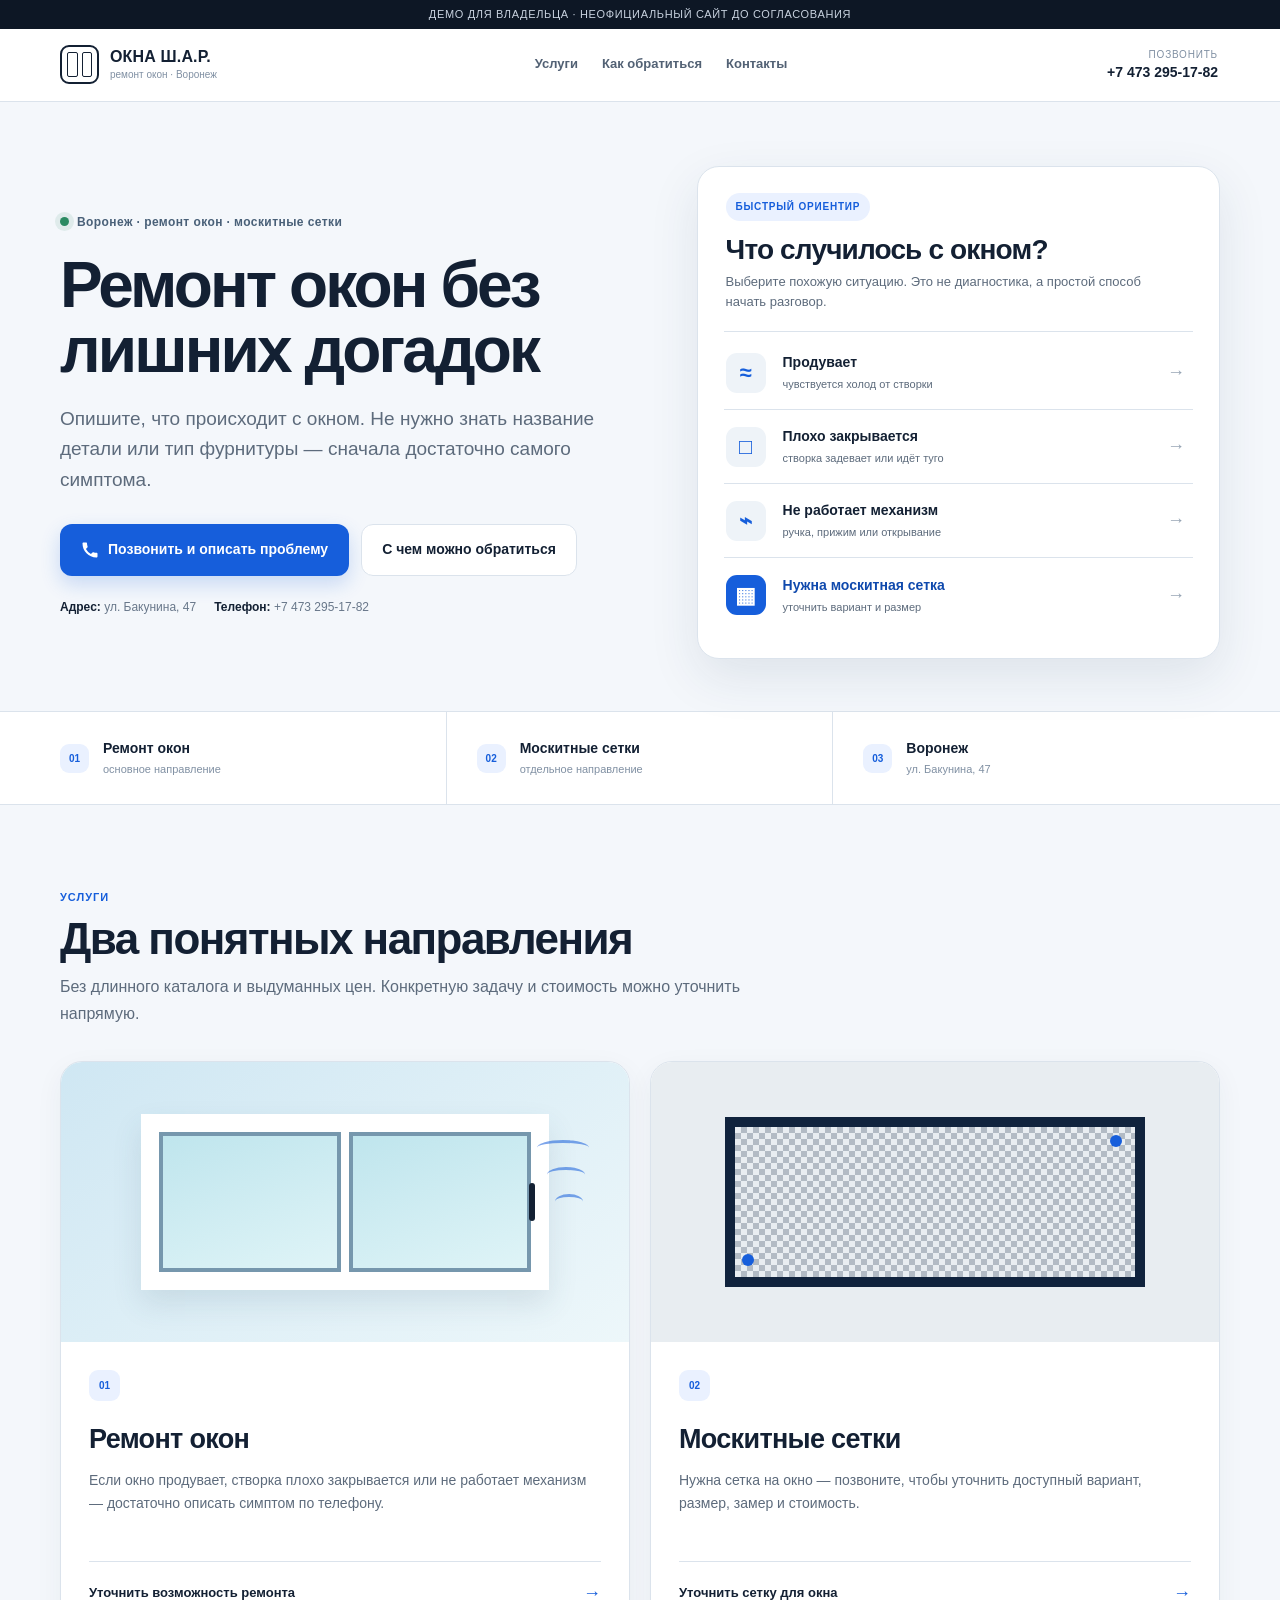
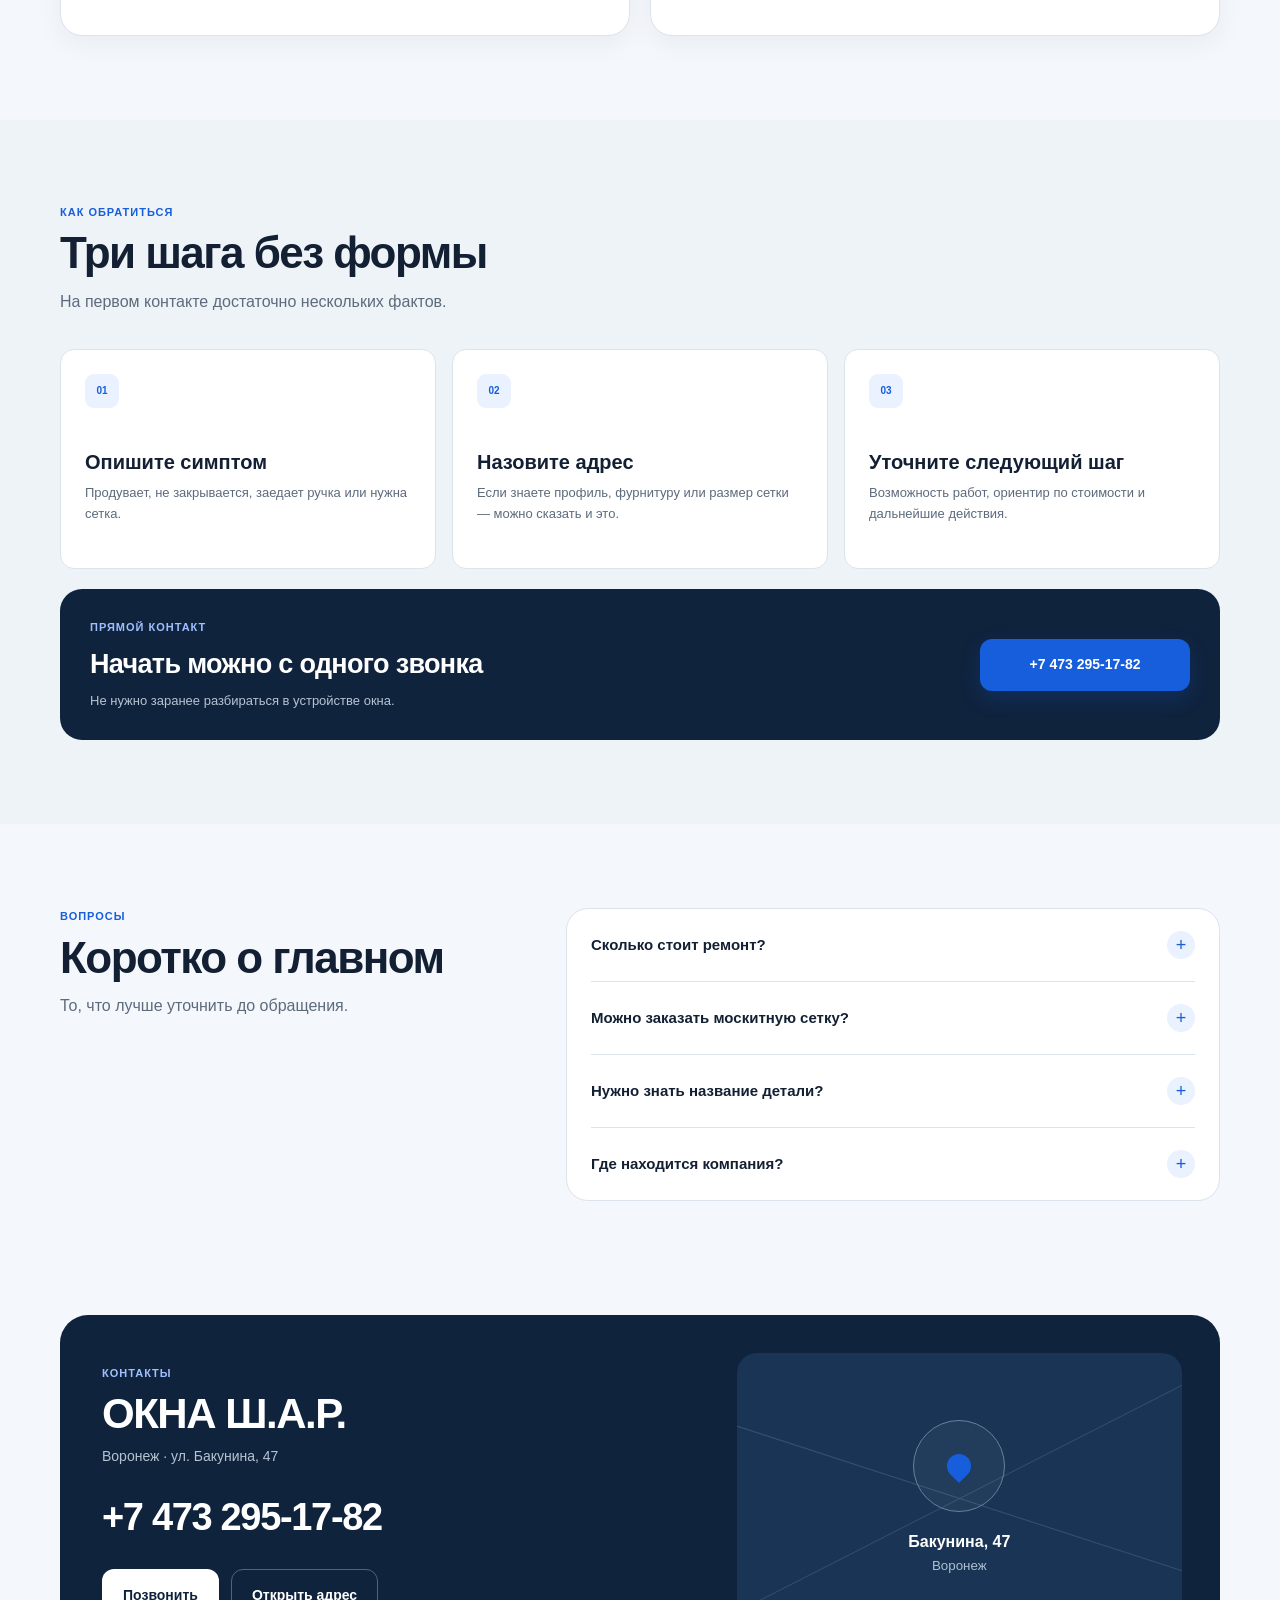
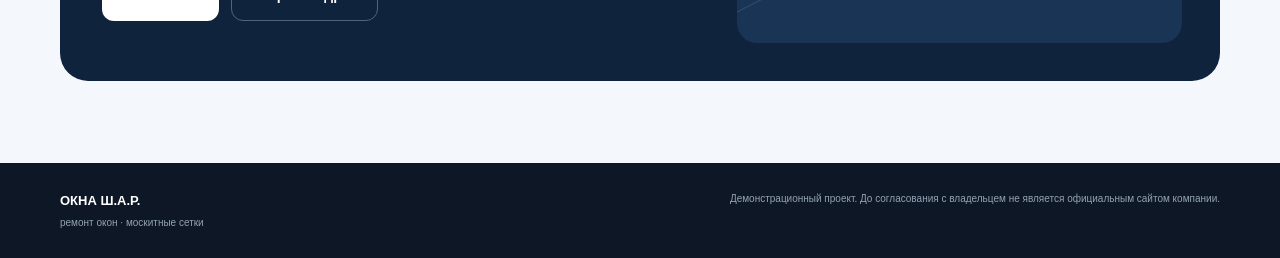
<file: index.html>
<!doctype html>
<html lang="ru">
<head>
  <meta charset="utf-8">
  <meta name="viewport" content="width=device-width,initial-scale=1,viewport-fit=cover">
  <meta name="theme-color" content="#ffffff">
  <meta name="description" content="ОКНА Ш.А.Р. — ремонт окон и москитные сетки в Воронеже. Телефон +7 473 295-17-82, ул. Бакунина, 47.">
  <title>ОКНА Ш.А.Р. — ремонт окон и москитные сетки в Воронеже</title>
  <link rel="stylesheet" href="style.css">
</head>
<body>
  <div class="demo-note">Демо для владельца · неофициальный сайт до согласования</div>

  <header class="site-header">
    <div class="container header-inner">
      <a class="brand" href="#top" aria-label="ОКНА Ш.А.Р. — на главную">
        <span class="brand-icon" aria-hidden="true">
          <span></span><span></span>
        </span>
        <span class="brand-text">
          <strong>ОКНА Ш.А.Р.</strong>
          <small>ремонт окон · Воронеж</small>
        </span>
      </a>

      <nav class="desktop-nav" aria-label="Навигация">
        <a href="#services">Услуги</a>
        <a href="#how">Как обратиться</a>
        <a href="#contacts">Контакты</a>
      </nav>

      <a class="header-call" href="tel:+74732951782" aria-label="Позвонить +7 473 295-17-82">
        <span>Позвонить</span>
        <strong>+7 473 295-17-82</strong>
      </a>
    </div>
  </header>

  <main id="top">
    <section class="hero">
      <div class="container hero-grid">
        <div class="hero-copy">
          <p class="eyebrow"><span></span> Воронеж · ремонт окон · москитные сетки</p>
          <h1>Ремонт окон без лишних догадок</h1>
          <p class="hero-lead">Опишите, что происходит с окном. Не нужно знать название детали или тип фурнитуры — сначала достаточно самого симптома.</p>

          <div class="hero-actions">
            <a class="button button-primary" href="tel:+74732951782">
              <svg viewBox="0 0 24 24" aria-hidden="true"><path d="M6.6 10.8a15.5 15.5 0 0 0 6.6 6.6l2.2-2.2c.3-.3.8-.4 1.2-.2 1.3.5 2.7.8 4.1.8.7 0 1.3.6 1.3 1.3v3.5c0 .7-.6 1.3-1.3 1.3C10.4 22 2 13.6 2 3.3 2 2.6 2.6 2 3.3 2h3.5C7.5 2 8 2.6 8 3.3c0 1.4.3 2.8.8 4.1.1.4 0 .9-.3 1.2l-1.9 2.2Z"/></svg>
              Позвонить и описать проблему
            </a>
            <a class="button button-secondary" href="#services">С чем можно обратиться</a>
          </div>

          <div class="hero-meta">
            <span><b>Адрес:</b> ул. Бакунина, 47</span>
            <span><b>Телефон:</b> +7 473 295-17-82</span>
          </div>
        </div>

        <aside class="problem-card" aria-labelledby="problem-title">
          <div class="problem-head">
            <span class="problem-badge">Быстрый ориентир</span>
            <h2 id="problem-title">Что случилось с окном?</h2>
            <p>Выберите похожую ситуацию. Это не диагностика, а простой способ начать разговор.</p>
          </div>

          <div class="problem-list">
            <a href="tel:+74732951782" class="problem-item">
              <span class="problem-icon" aria-hidden="true">≈</span>
              <span><b>Продувает</b><small>чувствуется холод от створки</small></span>
              <span class="item-arrow" aria-hidden="true">→</span>
            </a>
            <a href="tel:+74732951782" class="problem-item">
              <span class="problem-icon" aria-hidden="true">□</span>
              <span><b>Плохо закрывается</b><small>створка задевает или идёт туго</small></span>
              <span class="item-arrow" aria-hidden="true">→</span>
            </a>
            <a href="tel:+74732951782" class="problem-item">
              <span class="problem-icon" aria-hidden="true">⌁</span>
              <span><b>Не работает механизм</b><small>ручка, прижим или открывание</small></span>
              <span class="item-arrow" aria-hidden="true">→</span>
            </a>
            <a href="tel:+74732951782" class="problem-item problem-item-accent">
              <span class="problem-icon" aria-hidden="true">▦</span>
              <span><b>Нужна москитная сетка</b><small>уточнить вариант и размер</small></span>
              <span class="item-arrow" aria-hidden="true">→</span>
            </a>
          </div>
        </aside>
      </div>
    </section>

    <section class="facts" aria-label="Основная информация">
      <div class="container facts-grid">
        <div class="fact"><span>01</span><div><b>Ремонт окон</b><small>основное направление</small></div></div>
        <div class="fact"><span>02</span><div><b>Москитные сетки</b><small>отдельное направление</small></div></div>
        <div class="fact"><span>03</span><div><b>Воронеж</b><small>ул. Бакунина, 47</small></div></div>
      </div>
    </section>

    <section class="section" id="services">
      <div class="container">
        <div class="section-heading">
          <p class="section-label">Услуги</p>
          <h2>Два понятных направления</h2>
          <p>Без длинного каталога и выдуманных цен. Конкретную задачу и стоимость можно уточнить напрямую.</p>
        </div>

        <div class="services-grid">
          <article class="service-card">
            <div class="service-illustration window-art" aria-hidden="true">
              <div class="window-shell">
                <span></span><span class="window-active"></span>
              </div>
              <div class="air-lines"><i></i><i></i><i></i></div>
            </div>
            <div class="service-body">
              <span class="service-number">01</span>
              <h3>Ремонт окон</h3>
              <p>Если окно продувает, створка плохо закрывается или не работает механизм — достаточно описать симптом по телефону.</p>
              <a href="tel:+74732951782" class="service-link">Уточнить возможность ремонта <span>→</span></a>
            </div>
          </article>

          <article class="service-card">
            <div class="service-illustration mesh-art" aria-hidden="true">
              <div class="mesh-frame"></div>
              <span class="mesh-dot dot-one"></span>
              <span class="mesh-dot dot-two"></span>
            </div>
            <div class="service-body">
              <span class="service-number">02</span>
              <h3>Москитные сетки</h3>
              <p>Нужна сетка на окно — позвоните, чтобы уточнить доступный вариант, размер, замер и стоимость.</p>
              <a href="tel:+74732951782" class="service-link">Уточнить сетку для окна <span>→</span></a>
            </div>
          </article>
        </div>
      </div>
    </section>

    <section class="section section-soft" id="how">
      <div class="container">
        <div class="section-heading compact">
          <p class="section-label">Как обратиться</p>
          <h2>Три шага без формы</h2>
          <p>На первом контакте достаточно нескольких фактов.</p>
        </div>

        <ol class="steps-grid">
          <li>
            <span class="step-number">01</span>
            <div><h3>Опишите симптом</h3><p>Продувает, не закрывается, заедает ручка или нужна сетка.</p></div>
          </li>
          <li>
            <span class="step-number">02</span>
            <div><h3>Назовите адрес</h3><p>Если знаете профиль, фурнитуру или размер сетки — можно сказать и это.</p></div>
          </li>
          <li>
            <span class="step-number">03</span>
            <div><h3>Уточните следующий шаг</h3><p>Возможность работ, ориентир по стоимости и дальнейшие действия.</p></div>
          </li>
        </ol>

        <div class="call-panel">
          <div>
            <p class="section-label">Прямой контакт</p>
            <h3>Начать можно с одного звонка</h3>
            <p>Не нужно заранее разбираться в устройстве окна.</p>
          </div>
          <a class="button button-primary" href="tel:+74732951782">+7 473 295-17-82</a>
        </div>
      </div>
    </section>

    <section class="section" id="faq">
      <div class="container faq-layout">
        <div class="section-heading compact faq-intro">
          <p class="section-label">Вопросы</p>
          <h2>Коротко о главном</h2>
          <p>То, что лучше уточнить до обращения.</p>
        </div>

        <div class="faq-list">
          <details>
            <summary>Сколько стоит ремонт?<span aria-hidden="true">+</span></summary>
            <p>Стоимость зависит от конкретной задачи. Публичный прайс компании на демо-сайте не указан — цену лучше уточнить по телефону.</p>
          </details>
          <details>
            <summary>Можно заказать москитную сетку?<span aria-hidden="true">+</span></summary>
            <p>Да, москитные сетки указаны как отдельное направление. Тип, размер и стоимость нужно уточнить напрямую.</p>
          </details>
          <details>
            <summary>Нужно знать название детали?<span aria-hidden="true">+</span></summary>
            <p>Нет. Для первого разговора достаточно описать, что именно происходит с окном.</p>
          </details>
          <details>
            <summary>Где находится компания?<span aria-hidden="true">+</span></summary>
            <p>Воронеж, ул. Бакунина, 47.</p>
          </details>
        </div>
      </div>
    </section>

    <section class="contact-section" id="contacts">
      <div class="container contact-card">
        <div class="contact-copy">
          <p class="section-label light">Контакты</p>
          <h2>ОКНА Ш.А.Р.</h2>
          <p class="contact-address">Воронеж · ул. Бакунина, 47</p>
          <a class="contact-phone" href="tel:+74732951782">+7 473 295-17-82</a>
          <div class="contact-actions">
            <a class="button button-light" href="tel:+74732951782">Позвонить</a>
            <a class="button button-outline-light" href="https://yandex.ru/maps/?text=%D0%92%D0%BE%D1%80%D0%BE%D0%BD%D0%B5%D0%B6%20%D0%91%D0%B0%D0%BA%D1%83%D0%BD%D0%B8%D0%BD%D0%B0%2047" target="_blank" rel="noopener">Открыть адрес</a>
          </div>
        </div>

        <div class="contact-visual" aria-hidden="true">
          <div class="location-ring"><span></span></div>
          <p>Бакунина, 47</p>
          <small>Воронеж</small>
        </div>
      </div>
    </section>
  </main>

  <footer class="site-footer">
    <div class="container footer-inner">
      <div><strong>ОКНА Ш.А.Р.</strong><span>ремонт окон · москитные сетки</span></div>
      <p>Демонстрационный проект. До согласования с владельцем не является официальным сайтом компании.</p>
    </div>
  </footer>
</body>
</html>
</file>
<file: style.css>
:root{
  --bg:#f4f7fb;
  --surface:#ffffff;
  --surface-soft:#eef3f8;
  --ink:#132033;
  --text:#5d6b7c;
  --muted:#8090a3;
  --line:#dbe3ec;
  --primary:#165edb;
  --primary-dark:#0f49ad;
  --primary-soft:#eaf1ff;
  --navy:#10233d;
  --success:#2b8a62;
  --shadow:0 18px 50px rgba(29,55,86,.10);
  --radius:22px;
  --radius-sm:14px;
  --max:1160px;
}

*{box-sizing:border-box}
html{scroll-behavior:smooth}
body{
  margin:0;
  background:var(--bg);
  color:var(--ink);
  font-family:-apple-system,BlinkMacSystemFont,"Segoe UI",Arial,sans-serif;
  line-height:1.5;
  -webkit-font-smoothing:antialiased;
}
a{color:inherit;text-decoration:none}
svg{display:block}
.container{width:min(var(--max),calc(100% - 40px));margin-inline:auto}

.demo-note{
  background:#0d1725;
  color:#c8d2df;
  text-align:center;
  padding:7px 16px;
  font-size:11px;
  line-height:1.35;
  letter-spacing:.06em;
  text-transform:uppercase;
}

.site-header{
  position:sticky;
  top:0;
  z-index:30;
  background:rgba(255,255,255,.97);
  border-bottom:1px solid var(--line);
}
.header-inner{
  min-height:72px;
  display:flex;
  align-items:center;
  justify-content:space-between;
  gap:24px;
}
.brand{display:flex;align-items:center;gap:11px;min-width:max-content}
.brand-icon{
  width:39px;
  height:39px;
  border:2px solid var(--ink);
  border-radius:9px;
  padding:5px;
  display:grid;
  grid-template-columns:1fr 1fr;
  gap:4px;
  background:#fff;
}
.brand-icon span{border:1.5px solid var(--ink);border-radius:2px}
.brand-text{display:flex;flex-direction:column;line-height:1.05}
.brand-text strong{font-size:16px;letter-spacing:.01em}
.brand-text small{font-size:10px;color:var(--muted);margin-top:5px}
.desktop-nav{display:flex;gap:24px;font-size:13px;font-weight:700;color:#526174}
.desktop-nav a{padding:12px 0;border-bottom:2px solid transparent;transition:border-color .2s ease,color .2s ease}
.desktop-nav a:hover{color:var(--ink);border-color:var(--primary)}
.header-call{
  min-height:44px;
  display:flex;
  align-items:flex-end;
  justify-content:center;
  flex-direction:column;
  padding:0 2px;
  line-height:1.05;
}
.header-call span{font-size:10px;color:var(--muted);text-transform:uppercase;letter-spacing:.08em}
.header-call strong{font-size:14px;margin-top:4px}

.hero{padding:64px 0 52px}
.hero-grid{
  display:grid;
  grid-template-columns:minmax(0,1.05fr) minmax(390px,.95fr);
  gap:58px;
  align-items:center;
}
.hero-copy{animation:rise .28s ease-out both}
.eyebrow{
  display:inline-flex;
  align-items:center;
  gap:8px;
  margin:0;
  color:#496078;
  font-size:12px;
  font-weight:800;
  letter-spacing:.035em;
}
.eyebrow span{
  width:9px;
  height:9px;
  border-radius:50%;
  background:var(--success);
  box-shadow:0 0 0 5px rgba(43,138,98,.10);
}
h1{
  max-width:690px;
  margin:20px 0 20px;
  font-size:64px;
  line-height:1.02;
  letter-spacing:-.045em;
  font-weight:850;
}
.hero-lead{
  max-width:680px;
  margin:0 0 28px;
  color:var(--text);
  font-size:19px;
  line-height:1.62;
}
.hero-actions{display:flex;gap:12px;flex-wrap:wrap}
.button{
  min-height:52px;
  display:inline-flex;
  align-items:center;
  justify-content:center;
  gap:9px;
  border:1px solid transparent;
  border-radius:12px;
  padding:0 20px;
  font-size:14px;
  font-weight:800;
  cursor:pointer;
  transition:transform .18s ease,background .18s ease,border-color .18s ease,box-shadow .18s ease;
}
.button svg{width:18px;height:18px;fill:currentColor}
.button:hover{transform:translateY(-1px)}
.button:active{transform:scale(.98)}
.button-primary{background:var(--primary);color:#fff;box-shadow:0 8px 20px rgba(22,94,219,.20)}
.button-primary:hover{background:var(--primary-dark)}
.button-secondary{background:#fff;border-color:var(--line);color:var(--ink)}
.button-secondary:hover{border-color:#aebccc}
.hero-meta{
  display:flex;
  gap:18px;
  flex-wrap:wrap;
  margin-top:22px;
  color:#68778a;
  font-size:12px;
}
.hero-meta b{color:var(--ink)}

.problem-card{
  background:var(--surface);
  border:1px solid var(--line);
  border-radius:var(--radius);
  padding:26px;
  box-shadow:var(--shadow);
  animation:rise .28s .05s ease-out both;
}
.problem-head{padding:0 2px 20px;border-bottom:1px solid var(--line)}
.problem-badge{
  display:inline-flex;
  align-items:center;
  min-height:28px;
  padding:0 10px;
  border-radius:999px;
  background:var(--primary-soft);
  color:var(--primary);
  font-size:10px;
  font-weight:900;
  text-transform:uppercase;
  letter-spacing:.08em;
}
.problem-head h2{font-size:28px;line-height:1.12;letter-spacing:-.03em;margin:13px 0 7px}
.problem-head p{font-size:13px;color:var(--text);margin:0;max-width:430px}
.problem-list{display:grid;margin-top:4px}
.problem-item{
  min-height:74px;
  display:grid;
  grid-template-columns:44px 1fr 24px;
  align-items:center;
  gap:13px;
  padding:10px 2px;
  border-bottom:1px solid var(--line);
  transition:background .18s ease,padding .18s ease;
}
.problem-item:last-child{border-bottom:0}
.problem-item:hover{background:#f8fafd;padding-inline:8px}
.problem-icon{
  width:40px;
  height:40px;
  display:grid;
  place-items:center;
  border-radius:11px;
  background:var(--surface-soft);
  color:var(--primary);
  font-size:22px;
  font-weight:700;
}
.problem-item b{display:block;font-size:14px}
.problem-item small{display:block;color:var(--text);font-size:11px;margin-top:3px}
.item-arrow{color:#96a4b4;font-size:18px}
.problem-item-accent .problem-icon{background:var(--primary);color:#fff}
.problem-item-accent b{color:var(--primary-dark)}

.facts{background:#fff;border-top:1px solid var(--line);border-bottom:1px solid var(--line)}
.facts-grid{display:grid;grid-template-columns:repeat(3,1fr)}
.fact{min-height:92px;display:flex;align-items:center;gap:14px;padding:18px 30px;border-right:1px solid var(--line)}
.fact:first-child{padding-left:0}
.fact:last-child{border-right:0}
.fact>span{width:29px;height:29px;display:grid;place-items:center;border-radius:9px;background:var(--primary-soft);color:var(--primary);font-size:10px;font-weight:900}
.fact b,.fact small{display:block}
.fact b{font-size:14px}
.fact small{font-size:11px;color:var(--muted);margin-top:2px}

.section{padding:84px 0}
.section-soft{background:var(--surface-soft)}
.section-heading{max-width:720px;margin-bottom:34px}
.section-heading.compact{max-width:610px}
.section-label{
  margin:0 0 9px;
  color:var(--primary);
  font-size:11px;
  font-weight:900;
  text-transform:uppercase;
  letter-spacing:.09em;
}
.section-heading h2,.contact-copy h2{
  margin:0;
  font-size:44px;
  line-height:1.08;
  letter-spacing:-.035em;
}
.section-heading>p:last-child{margin:12px 0 0;color:var(--text);font-size:16px;line-height:1.65}

.services-grid{display:grid;grid-template-columns:1fr 1fr;gap:20px}
.service-card{
  overflow:hidden;
  background:var(--surface);
  border:1px solid var(--line);
  border-radius:var(--radius);
  box-shadow:0 8px 28px rgba(29,55,86,.05);
}
.service-illustration{height:280px;position:relative;overflow:hidden;background:#dceaf4}
.window-art{display:grid;place-items:center;background:linear-gradient(145deg,#cfe7f3,#edf7fa)}
.window-shell{
  width:72%;
  height:63%;
  display:grid;
  grid-template-columns:1fr 1fr;
  gap:8px;
  padding:10px;
  background:#fff;
  border:8px solid #fff;
  box-shadow:0 14px 28px rgba(47,85,111,.12);
}
.window-shell span{border:4px solid #7697ad;background:linear-gradient(160deg,#bfe5ed,#dff4f7)}
.window-active{position:relative}
.window-active:after{content:"";position:absolute;right:-8px;top:50%;width:6px;height:38px;border-radius:4px;background:var(--ink);transform:translateY(-50%)}
.air-lines{position:absolute;right:7%;top:28%;display:grid;gap:12px}
.air-lines i{display:block;width:52px;height:15px;border-top:3px solid var(--primary);border-radius:50%;opacity:.55}
.air-lines i:nth-child(2){width:38px;margin-left:10px}.air-lines i:nth-child(3){width:28px;margin-left:18px}
.mesh-art{background:#e8edf1;display:grid;place-items:center}
.mesh-frame{
  width:74%;
  height:61%;
  border:10px solid var(--navy);
  background-image:linear-gradient(45deg,rgba(16,35,61,.25) 25%,transparent 25%,transparent 75%,rgba(16,35,61,.25) 75%),linear-gradient(45deg,rgba(16,35,61,.25) 25%,transparent 25%,transparent 75%,rgba(16,35,61,.25) 75%);
  background-size:12px 12px;
  background-position:0 0,6px 6px;
}
.mesh-dot{position:absolute;width:12px;height:12px;border-radius:50%;background:var(--primary)}
.dot-one{right:17%;top:26%}.dot-two{left:16%;bottom:27%}
.service-body{padding:28px}
.service-number{display:inline-grid;place-items:center;width:31px;height:31px;border-radius:9px;background:var(--primary-soft);color:var(--primary);font-size:10px;font-weight:900}
.service-body h3{font-size:27px;letter-spacing:-.025em;margin:18px 0 9px}
.service-body p{margin:0;color:var(--text);font-size:14px;line-height:1.65;min-height:70px}
.service-link{margin-top:22px;padding-top:18px;border-top:1px solid var(--line);display:flex;align-items:center;justify-content:space-between;gap:20px;font-size:13px;font-weight:850;color:var(--ink)}
.service-link span{color:var(--primary);font-size:18px}

.steps-grid{list-style:none;margin:0;padding:0;display:grid;grid-template-columns:repeat(3,1fr);gap:16px}
.steps-grid li{
  min-height:220px;
  padding:24px;
  background:#fff;
  border:1px solid var(--line);
  border-radius:var(--radius-sm);
  display:flex;
  flex-direction:column;
}
.step-number{width:34px;height:34px;display:grid;place-items:center;background:var(--primary-soft);color:var(--primary);border-radius:9px;font-size:10px;font-weight:900}
.steps-grid h3{font-size:20px;line-height:1.2;margin:42px 0 9px}
.steps-grid p{margin:0;color:var(--text);font-size:13px;line-height:1.6}
.call-panel{
  margin-top:20px;
  background:var(--navy);
  color:#fff;
  border-radius:var(--radius);
  padding:30px;
  display:flex;
  align-items:center;
  justify-content:space-between;
  gap:30px;
}
.call-panel .section-label{color:#9fc0ff}
.call-panel h3{font-size:27px;margin:0 0 6px;letter-spacing:-.025em}
.call-panel p:last-child{margin:0;color:#b7c3d0;font-size:13px}
.call-panel .button{min-width:210px}

.faq-layout{display:grid;grid-template-columns:.8fr 1.2fr;gap:70px;align-items:start}
.faq-intro{position:sticky;top:104px}
.faq-list{background:#fff;border:1px solid var(--line);border-radius:var(--radius);padding:0 24px}
details{border-bottom:1px solid var(--line)}
details:last-child{border-bottom:0}
summary{list-style:none;cursor:pointer;min-height:72px;display:flex;align-items:center;justify-content:space-between;gap:20px;font-size:15px;font-weight:800}
summary::-webkit-details-marker{display:none}
summary span{width:28px;height:28px;display:grid;place-items:center;border-radius:50%;background:var(--primary-soft);color:var(--primary);font-size:18px;font-weight:500;transition:transform .2s ease}
details[open] summary span{transform:rotate(45deg)}
details p{margin:-6px 44px 22px 0;color:var(--text);font-size:13px;line-height:1.65;max-width:650px}

.contact-section{padding:30px 0 82px}
.contact-card{
  background:var(--navy);
  color:#fff;
  border-radius:28px;
  padding:38px;
  display:grid;
  grid-template-columns:1.15fr .85fr;
  gap:36px;
  align-items:stretch;
}
.section-label.light{color:#9fc0ff}
.contact-copy{padding:12px 4px}
.contact-copy h2{font-size:42px}
.contact-address{color:#b7c3d0;margin:10px 0 0;font-size:14px}
.contact-phone{display:block;width:max-content;max-width:100%;font-size:38px;line-height:1.1;font-weight:850;letter-spacing:-.035em;margin:30px 0}
.contact-actions{display:flex;gap:12px;flex-wrap:wrap}
.button-light{background:#fff;color:var(--navy)}
.button-light:hover{background:#f0f4f8}
.button-outline-light{border-color:#50647e;color:#fff}
.button-outline-light:hover{border-color:#fff}
.contact-visual{
  min-height:290px;
  border-radius:20px;
  background:#193454;
  display:flex;
  align-items:center;
  justify-content:center;
  flex-direction:column;
  text-align:center;
  overflow:hidden;
  position:relative;
}
.contact-visual:before,.contact-visual:after{content:"";position:absolute;width:140%;height:1px;background:#36506d;transform:rotate(18deg)}
.contact-visual:after{transform:rotate(-27deg)}
.location-ring{width:92px;height:92px;border-radius:50%;border:1px solid #6681a0;display:grid;place-items:center;background:rgba(255,255,255,.04);position:relative;z-index:1}
.location-ring span{width:24px;height:24px;border-radius:50% 50% 50% 0;background:var(--primary);transform:rotate(-45deg)}
.contact-visual p{margin:18px 0 2px;font-weight:800;position:relative;z-index:1}
.contact-visual small{color:#aebfd0;position:relative;z-index:1}

.site-footer{background:#0d1725;color:#93a2b3;padding:28px 0}
.footer-inner{display:flex;justify-content:space-between;gap:40px;align-items:flex-start}
.footer-inner strong,.footer-inner span{display:block}
.footer-inner strong{color:#fff;font-size:13px}.footer-inner span{font-size:10px;margin-top:4px}
.footer-inner p{max-width:560px;text-align:right;margin:0;font-size:10px;line-height:1.55}

a:focus-visible,summary:focus-visible{outline:3px solid rgba(22,94,219,.35);outline-offset:3px}

@keyframes rise{from{opacity:0;transform:translateY(10px)}to{opacity:1;transform:none}}

@media(max-width:920px){
  .desktop-nav{display:none}
  .hero{padding-top:44px}
  .hero-grid{grid-template-columns:1fr;gap:30px}
  h1{font-size:54px;max-width:720px}
  .problem-card{max-width:720px}
  .facts-grid{grid-template-columns:1fr 1fr 1fr}
  .service-illustration{height:240px}
  .faq-layout{grid-template-columns:1fr;gap:24px}
  .faq-intro{position:static}
  .contact-card{grid-template-columns:1fr}
  .contact-visual{min-height:220px}
}

@media(max-width:680px){
  .container{width:min(100% - 28px,var(--max))}
  .demo-note{font-size:9px;padding:6px 10px}
  .header-inner{min-height:64px;gap:12px}
  .brand-icon{width:35px;height:35px}
  .brand-text strong{font-size:14px}
  .brand-text small{display:none}
  .header-call{align-items:center;min-width:92px;background:var(--primary-soft);border-radius:10px;padding:6px 9px}
  .header-call span{display:none}
  .header-call strong{font-size:12px;color:var(--primary-dark);margin:0}

  .hero{padding:34px 0 34px}
  .eyebrow{font-size:10px;line-height:1.45}
  h1{font-size:42px;line-height:1.04;letter-spacing:-.035em;margin:16px 0}
  .hero-lead{font-size:16px;line-height:1.55;margin-bottom:22px}
  .hero-actions{display:grid;grid-template-columns:1fr}
  .button{width:100%;min-height:52px;padding-inline:16px}
  .hero-meta{display:grid;gap:5px;margin-top:18px;font-size:11px}

  .problem-card{padding:18px;border-radius:18px;box-shadow:0 12px 34px rgba(29,55,86,.09)}
  .problem-head{padding-bottom:15px}
  .problem-head h2{font-size:23px;margin-top:11px}
  .problem-head p{font-size:12px}
  .problem-item{grid-template-columns:40px 1fr 20px;min-height:68px;gap:10px}
  .problem-icon{width:36px;height:36px;font-size:19px}
  .problem-item b{font-size:13px}.problem-item small{font-size:10px}

  .facts-grid{grid-template-columns:1fr}
  .fact,.fact:first-child{min-height:70px;padding:14px 0;border-right:0;border-bottom:1px solid var(--line)}
  .fact:last-child{border-bottom:0}

  .section{padding:60px 0}
  .section-heading{margin-bottom:24px}
  .section-heading h2,.contact-copy h2{font-size:34px;line-height:1.1}
  .section-heading>p:last-child{font-size:14px;line-height:1.6}
  .services-grid{grid-template-columns:1fr;gap:14px}
  .service-illustration{height:210px}
  .service-body{padding:22px}
  .service-body h3{font-size:24px;margin-top:15px}
  .service-body p{min-height:0;font-size:13px}
  .service-link{font-size:12px}

  .steps-grid{grid-template-columns:1fr;gap:10px}
  .steps-grid li{min-height:0;padding:20px;display:grid;grid-template-columns:42px 1fr;gap:12px}
  .steps-grid h3{margin:1px 0 6px;font-size:18px}.steps-grid p{font-size:12px}
  .call-panel{padding:22px;display:grid;gap:20px;border-radius:18px}
  .call-panel h3{font-size:23px}.call-panel .button{min-width:0}

  .faq-list{padding:0 18px;border-radius:18px}
  summary{min-height:66px;font-size:14px}
  details p{margin-right:0;font-size:12px}

  .contact-section{padding:0 0 48px}
  .contact-card{width:100%;border-radius:0;padding:30px 22px;gap:24px}
  .contact-phone{font-size:29px;margin:24px 0}
  .contact-actions{display:grid;grid-template-columns:1fr}
  .contact-visual{min-height:190px}

  .footer-inner{display:grid;gap:16px}
  .footer-inner p{text-align:left;max-width:none}
}

@media(max-width:390px){
  .container{width:min(100% - 22px,var(--max))}
  .brand-text strong{font-size:13px}
  .header-call{min-width:80px;padding-inline:7px}.header-call strong{font-size:11px}
  h1{font-size:37px}
  .hero-lead{font-size:15px}
  .problem-card{padding:16px}
  .problem-item{grid-template-columns:36px 1fr 18px}
  .problem-icon{width:33px;height:33px}
  .section-heading h2,.contact-copy h2{font-size:31px}
  .service-illustration{height:190px}
  .contact-phone{font-size:26px}
}

@media(prefers-reduced-motion:reduce){
  html{scroll-behavior:auto}
  *,*:before,*:after{animation-duration:.01ms!important;animation-iteration-count:1!important;transition-duration:.01ms!important}
}
</file>
